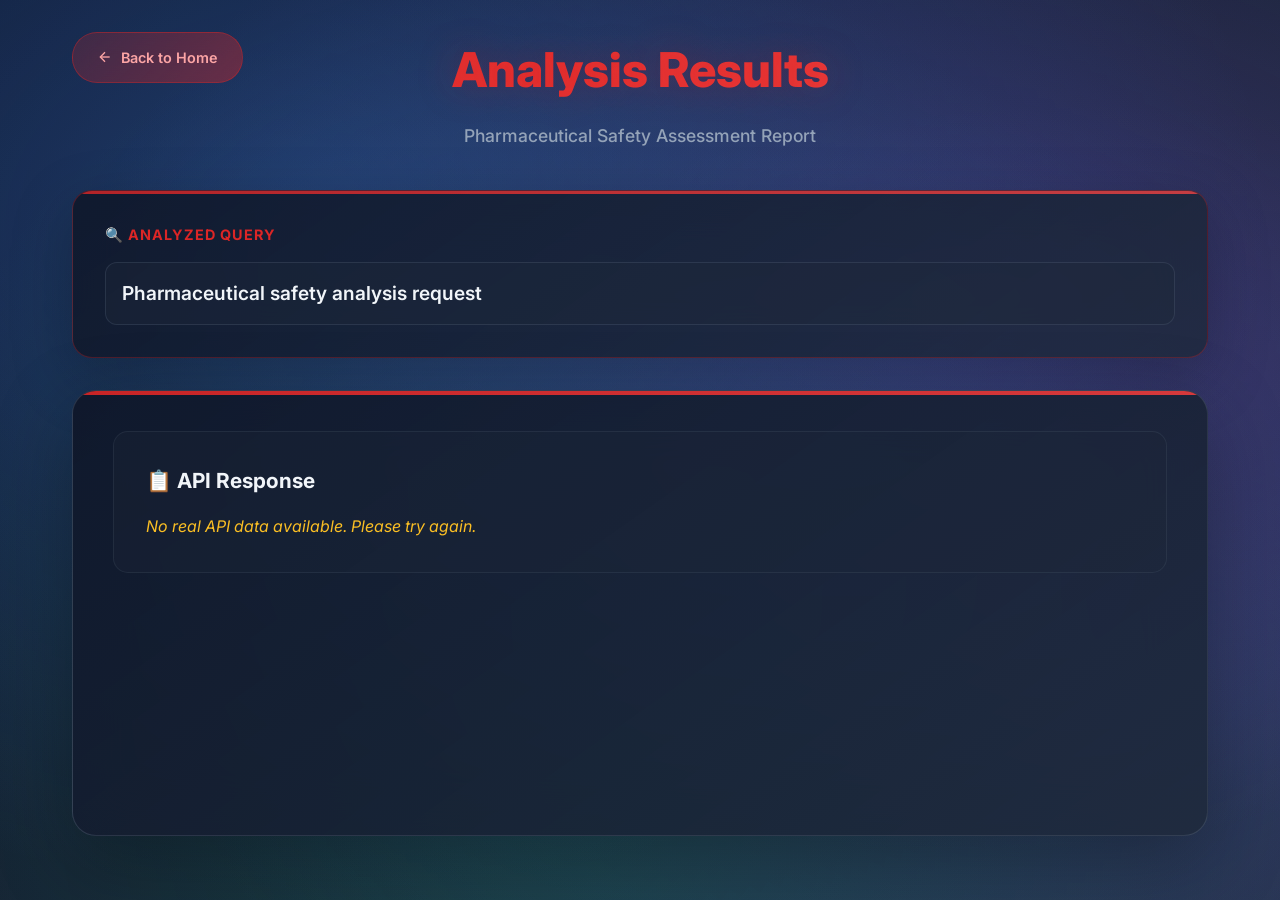
<file: frontend/result_backup_v1.html>
<!DOCTYPE html>
<html lang="en">
<head>
    <meta charset="UTF-8">
    <meta name="viewport" content="width=device-width, initial-scale=1.0">
    <title>Pharmai - Analysis Results</title>
    <link href="https://fonts.googleapis.com/css2?family=Inter:wght@300;400;500;600;700;800&display=swap" rel="stylesheet">
    <style>
        * {
            margin: 0;
            padding: 0;
            box-sizing: border-box;
        }
        
        html {
            scroll-behavior: smooth;
        }
        
        body {
            font-family: 'Inter', -apple-system, BlinkMacSystemFont, 'Segoe UI', sans-serif;
            background: linear-gradient(135deg,
                #0f172a 0%,
                #1e293b 20%,
                #334155 40%,
                #475569 60%,
                #334155 80%,
                #1e293b 100%);
            background-size: 400% 400%;
            animation: backgroundMove 25s ease infinite;
            color: #f1f5f9;
            min-height: 100vh;
            line-height: 1.6;
            overflow-x: hidden;
            position: relative;
            background-attachment: fixed;
        }

        @keyframes backgroundMove {
            0%, 100% { background-position: 0% 50%; }
            25% { background-position: 100% 25%; }
            50% { background-position: 50% 100%; }
            75% { background-position: 25% 75%; }
        }

        body::before {
            content: '';
            position: fixed;
            top: 0;
            left: 0;
            width: 100%;
            height: 100%;
            background: 
                radial-gradient(ellipse at 25% 25%, rgba(59, 130, 246, 0.3) 0%, transparent 70%),
                radial-gradient(ellipse at 75% 35%, rgba(139, 92, 246, 0.25) 0%, transparent 65%),
                radial-gradient(ellipse at 45% 85%, rgba(16, 185, 129, 0.2) 0%, transparent 75%),
                radial-gradient(ellipse at 85% 75%, rgba(99, 102, 241, 0.2) 0%, transparent 60%);
            animation: backgroundPulse 40s ease-in-out infinite;
            z-index: 0;
            pointer-events: none;
        }

        @keyframes backgroundPulse {
            0%, 100% { opacity: 0.8; transform: scale(1) rotate(0deg); }
            20% { opacity: 1; transform: scale(1.1) rotate(2deg); }
            40% { opacity: 0.85; transform: scale(0.95) rotate(-1.5deg); }
            60% { opacity: 1; transform: scale(1.05) rotate(1.8deg); }
            80% { opacity: 0.9; transform: scale(1.02) rotate(-0.8deg); }
        }

        .container {
            max-width: 1200px;
            margin: 0 auto;
            padding: 2rem;
            position: relative;
            z-index: 10;
            min-height: 100vh;
            display: flex;
            flex-direction: column;
        }

        .back-button {
            position: absolute;
            top: 2rem;
            left: 2rem;
            background: linear-gradient(135deg,
                rgba(220, 38, 38, 0.2) 0%,
                rgba(220, 38, 38, 0.4) 100%);
            border: 1px solid rgba(220, 38, 38, 0.4);
            color: #fca5a5;
            padding: 0.8rem 1.5rem;
            border-radius: 25px;
            cursor: pointer;
            transition: all 0.3s cubic-bezier(0.4, 0, 0.2, 1);
            display: flex;
            align-items: center;
            gap: 0.5rem;
            font-weight: 600;
            font-size: 0.9rem;
            backdrop-filter: blur(10px);
            text-decoration: none;
            z-index: 100;
            pointer-events: auto;
        }

        .back-button:hover {
            transform: translateY(-2px);
            background: linear-gradient(135deg,
                rgba(220, 38, 38, 0.4) 0%,
                rgba(220, 38, 38, 0.6) 100%);
            color: #fecaca;
            box-shadow: 0 8px 25px rgba(220, 38, 38, 0.3);
        }

        .header {
            text-align: center;
            margin-bottom: 2.5rem;
            animation: fadeInDown 1.2s ease-out;
        }

        @keyframes fadeInDown {
            from { opacity: 0; transform: translateY(-50px); }
            to { opacity: 1; transform: translateY(0); }
        }

        .header h1 {
            font-size: 3rem;
            font-weight: 800;
            background: linear-gradient(135deg, #dc2626 0%, #ef4444 35%, #b91c1c 70%, #7f1d1d 100%);
            background-size: 300% 300%;
            -webkit-background-clip: text;
            background-clip: text;
            -webkit-text-fill-color: transparent;
            animation: gradientFlow 4s ease-in-out infinite;
            margin-bottom: 0.8rem;
            text-shadow: 0 0 40px rgba(220, 38, 38, 0.3);
        }

        @keyframes gradientFlow {
            0%, 100% { background-position: 0% 50%; }
            50% { background-position: 100% 50%; }
        }

        .header p {
            font-size: 1.1rem;
            color: #94a3b8;
            font-weight: 500;
        }

        .query-display {
            background: linear-gradient(145deg, 
                rgba(15, 23, 42, 0.9) 0%, 
                rgba(30, 41, 59, 0.8) 100%);
            border: 1px solid rgba(220, 38, 38, 0.3);
            border-radius: 20px;
            padding: 2rem;
            margin-bottom: 2rem;
            backdrop-filter: blur(25px);
            box-shadow: 0 20px 60px rgba(0, 0, 0, 0.25);
            animation: fadeInUp 1s ease-out;
            position: relative;
            overflow: hidden;
        }

        .query-display::before {
            content: '';
            position: absolute;
            top: 0;
            left: 0;
            right: 0;
            height: 3px;
            background: linear-gradient(90deg, 
                rgba(220, 38, 38, 0.8), 
                rgba(239, 68, 68, 0.8), 
                rgba(185, 28, 28, 0.8),
                rgba(220, 38, 38, 0.8));
            background-size: 300% 100%;
            animation: borderFlow 4s linear infinite;
        }

        @keyframes borderFlow {
            0% { background-position: 0% 50%; }
            100% { background-position: 300% 50%; }
        }

        .query-label {
            display: flex;
            align-items: center;
            gap: 0.8rem;
            font-size: 0.9rem;
            color: #dc2626;
            font-weight: 700;
            margin-bottom: 1rem;
            text-transform: uppercase;
            letter-spacing: 1px;
        }

        .query-text {
            font-size: 1.2rem;
            color: #f1f5f9;
            font-weight: 600;
            line-height: 1.5;
            position: relative;
            z-index: 1;
            padding: 1rem;
            background: rgba(30, 41, 59, 0.4);
            border-radius: 12px;
            border: 1px solid rgba(148, 163, 184, 0.15);
        }

        .results-container {
            flex: 1;
            background: linear-gradient(145deg, 
                rgba(15, 23, 42, 0.95) 0%, 
                rgba(30, 41, 59, 0.85) 100%);
            border: 1px solid rgba(148, 163, 184, 0.2);
            border-radius: 24px;
            backdrop-filter: blur(30px);
            box-shadow: 0 25px 80px rgba(0, 0, 0, 0.3);
            overflow: hidden;
            margin-bottom: 2rem;
            animation: fadeInUp 1.2s ease-out 0.3s both;
            position: relative;
        }

        .results-container::before {
            content: '';
            position: absolute;
            top: 0;
            left: 0;
            right: 0;
            height: 4px;
            background: linear-gradient(90deg, 
                rgba(220, 38, 38, 0.9), 
                rgba(239, 68, 68, 0.9), 
                rgba(185, 28, 28, 0.9),
                rgba(220, 38, 38, 0.9));
            background-size: 400% 100%;
            animation: borderFlow 5s linear infinite;
        }

        @keyframes fadeInUp {
            from { opacity: 0; transform: translateY(50px); }
            to { opacity: 1; transform: translateY(0); }
        }

        .results-content {
            padding: 2.5rem;
            position: relative;
            z-index: 1;
        }

        .analysis-header {
            text-align: center;
            margin-bottom: 2.5rem;
            padding-bottom: 1.5rem;
            border-bottom: 1px solid rgba(148, 163, 184, 0.2);
        }

        .analysis-title {
            color: #dc2626;
            font-size: 2rem;
            font-weight: 700;
            margin-bottom: 1rem;
            display: flex;
            align-items: center;
            justify-content: center;
            gap: 1rem;
        }

        .status-badges {
            display: flex;
            gap: 1rem;
            justify-content: center;
            flex-wrap: wrap;
        }

        .status-badge {
            background: linear-gradient(135deg, rgba(220, 38, 38, 0.2), rgba(239, 68, 68, 0.2));
            color: #fca5a5;
            padding: 0.5rem 1.2rem;
            border-radius: 20px;
            font-size: 0.85rem;
            font-weight: 600;
            border: 1px solid rgba(220, 38, 38, 0.3);
            text-transform: uppercase;
            letter-spacing: 0.5px;
        }

        .status-badge.success {
            background: linear-gradient(135deg, rgba(16, 185, 129, 0.2), rgba(34, 197, 94, 0.2));
            color: #6ee7b7;
            border-color: rgba(16, 185, 129, 0.3);
        }

        .status-badge.warning {
            background: linear-gradient(135deg, rgba(245, 158, 11, 0.2), rgba(251, 191, 36, 0.2));
            color: #fcd34d;
            border-color: rgba(245, 158, 11, 0.3);
        }

        .analysis-section {
            margin-bottom: 2rem;
            padding: 2rem;
            background: rgba(30, 41, 59, 0.3);
            border-radius: 15px;
            border: 1px solid rgba(148, 163, 184, 0.1);
        }

        .section-title {
            color: #f1f5f9;
            font-size: 1.3rem;
            font-weight: 700;
            margin-bottom: 1rem;
            display: flex;
            align-items: center;
            gap: 0.8rem;
        }

        .section-content {
            color: #cbd5e1;
            font-size: 1rem;
            line-height: 1.7;
        }

        .highlight-box {
            background: linear-gradient(135deg, rgba(220, 38, 38, 0.1), rgba(185, 28, 28, 0.1));
            border: 1px solid rgba(220, 38, 38, 0.2);
            border-radius: 12px;
            padding: 1.5rem;
            margin: 1.5rem 0;
        }

        .highlight-title {
            color: #fca5a5;
            font-size: 1rem;
            font-weight: 600;
            margin-bottom: 0.8rem;
            text-transform: uppercase;
            letter-spacing: 0.5px;
        }

        .highlight-text {
            color: #e2e8f0;
            line-height: 1.6;
            font-size: 0.95rem;
        }

        .loading-container {
            display: flex;
            flex-direction: column;
            align-items: center;
            justify-content: center;
            min-height: 400px;
            gap: 1.5rem;
        }

        .loading-spinner {
            width: 60px;
            height: 60px;
            border: 4px solid rgba(220, 38, 38, 0.2);
            border-top: 4px solid #dc2626;
            border-radius: 50%;
            animation: spin 1s linear infinite;
        }

        @keyframes spin {
            0% { transform: rotate(0deg); }
            100% { transform: rotate(360deg); }
        }

        .loading-text {
            color: #94a3b8;
            font-size: 1.1rem;
            text-align: center;
        }

        .loading-facts {
            background: rgba(220, 38, 38, 0.1);
            border: 1px solid rgba(220, 38, 38, 0.2);
            border-radius: 12px;
            padding: 1.5rem;
            max-width: 400px;
            text-align: center;
        }

        .fact-title {
            color: #fca5a5;
            font-size: 0.9rem;
            font-weight: 600;
            margin-bottom: 0.8rem;
            text-transform: uppercase;
            letter-spacing: 0.5px;
        }

        .fact-text {
            color: #94a3b8;
            font-size: 0.85rem;
            line-height: 1.5;
            font-style: italic;
        }

        .error-container {
            text-align: center;
            padding: 3rem;
        }

        .error-message {
            background: linear-gradient(135deg, rgba(239, 68, 68, 0.1), rgba(220, 38, 38, 0.1));
            border: 1px solid rgba(239, 68, 68, 0.3);
            border-radius: 15px;
            padding: 2rem;
            color: #fca5a5;
        }

        .error-title {
            font-size: 1.3rem;
            font-weight: 700;
            margin-bottom: 1rem;
            color: #ef4444;
        }

        @media (max-width: 768px) {
            .header h1 { font-size: 2.2rem; }
            .container { padding: 1.5rem; }
            .results-content { padding: 1.5rem; }
            .back-button { position: relative; top: 0; left: 0; margin-bottom: 1rem; }
            .status-badges { justify-content: center; }
            .analysis-section { padding: 1.5rem; }
        }

        ::-webkit-scrollbar { width: 8px; }
        ::-webkit-scrollbar-track { background: rgba(30, 41, 59, 0.3); }
        ::-webkit-scrollbar-thumb { 
            background: rgba(220, 38, 38, 0.6); 
            border-radius: 4px; 
        }
        ::-webkit-scrollbar-thumb:hover { background: rgba(220, 38, 38, 0.8); }
    </style>
</head>
<body>
    <div class="container">
        <a href="/pharmai" class="back-button">
            <svg width="16" height="16" viewBox="0 0 24 24" fill="none" stroke="currentColor" stroke-width="2">
                <path d="M19 12H5"/>
                <path d="M12 19l-7-7 7-7"/>
            </svg>
            Back to Home
        </a>

        <header class="header">
            <h1>Analysis Results</h1>
            <p>Pharmaceutical Safety Assessment Report</p>
        </header>

        <div class="query-display">
            <div class="query-label">
                🔍 ANALYZED QUERY
            </div>
            <div id="queryText" class="query-text">Loading your query...</div>
        </div>

        <div class="results-container">
            <div id="resultsContent" class="results-content">
                <!-- Loading State -->
                <div id="loadingContainer" class="loading-container">
                    <div class="loading-spinner"></div>
                    <div class="loading-text">Processing pharmaceutical safety analysis...</div>
                    <div class="loading-facts">
                        <div class="fact-title">💡 Did You Know?</div>
                        <div id="loadingFactText" class="fact-text">Loading pharmaceutical safety facts...</div>
                    </div>
                </div>

                <!-- Results Content -->
                <div id="actualResults" style="display: none;">
                    <div class="analysis-section">
                        <div class="section-title">
                            📋 API Response
                        </div>
                        <div id="apiResponseContent" class="section-content">
                            Loading API response...
                        </div>
                    </div>
                </div>

                <!-- Error State -->
                <div id="errorContainer" class="error-container" style="display: none;">
                    <div class="error-message">
                        <div class="error-title">Analysis Unavailable</div>
                        <p>Unable to complete pharmaceutical safety analysis. Please try again or contact support for assistance.</p>
                    </div>
                </div>
            </div>
        </div>
    </div>

    <script>
        // Pharmaceutical safety facts for loading screen
        const pharmaFacts = [
            "The FDA approves approximately 40-50 new drugs each year after rigorous testing phases.",
            "It takes an average of 10-15 years and $1-3 billion to develop a single new medication.",
            "Over 2,800 pharmaceutical substances are currently on various banned or restricted lists globally.",
            "Drug interactions cause over 125,000 deaths annually in the United States alone.",
            "Modern pharmacovigilance systems monitor safety data from over 150 countries worldwide.",
            "AI-powered drug safety analysis can reduce detection time from months to mere minutes.",
            "The average prescription drug undergoes testing on over 3,000 people before approval.",
            "Counterfeit drugs represent approximately 10% of the global pharmaceutical market.",
            "Pharmaceutical safety databases contain over 20 million adverse event reports globally.",
            "Clinical trials for new drugs have a success rate of only about 12% from start to approval."
        ];

        let currentFactIndex = 0;
        let factRotationInterval;

        // Initialize page
        document.addEventListener('DOMContentLoaded', function() {
            // Check if we came from a page with active processing dialog
            const wasProcessingActive = localStorage.getItem('processingDialogActive');
            if (wasProcessingActive === 'true') {
                console.log('🔄 Processing dialog was active on previous page, hiding it now');
                localStorage.removeItem('processingDialogActive');
                
                // Hide the processing dialog with a small delay to ensure smooth transition
                setTimeout(() => {
                    hideProcessingDialog();
                }, 100);
            }
            
            displayQuery();
            startFactRotation();
            
            // Start analysis immediately with a tiny delay to show the loading screen briefly
            setTimeout(() => {
                simulateAnalysis();
            }, 500); // Just 500ms to show loading
        });

        function hideProcessingDialog() {
            // Hide processing dialog that might still be visible from the previous page
            try {
                // Method 1: Hide via CSS - this affects all processing dialogs globally
                const style = document.createElement('style');
                style.textContent = `
                    .processing-overlay,
                    #processingOverlay,
                    .processing-dialog {
                        display: none !important;
                        opacity: 0 !important;
                        visibility: hidden !important;
                    }
                `;
                document.head.appendChild(style);
                console.log('✅ Added global CSS to hide processing dialogs');
                
                // Method 2: Try to find and hide elements directly
                const selectors = ['.processing-overlay', '#processingOverlay', '.processing-dialog'];
                
                selectors.forEach(selector => {
                    const elements = document.querySelectorAll(selector);
                    elements.forEach(element => {
                        element.style.display = 'none';
                        element.style.opacity = '0';
                        element.style.visibility = 'hidden';
                        console.log('✅ Hidden processing dialog:', selector);
                    });
                });
                
                // Method 3: Use postMessage to communicate with parent/opener windows
                try {
                    const message = { type: 'hideProcessingDialog' };
                    if (window.opener && !window.opener.closed) {
                        window.opener.postMessage(message, '*');
                        console.log('📤 Sent hide message to opener window');
                    }
                    if (window.parent !== window) {
                        window.parent.postMessage(message, '*');
                        console.log('📤 Sent hide message to parent window');
                    }
                } catch (e) {
                    console.log('Could not send postMessage');
                }
                
            } catch (error) {
                console.log('No processing dialog to hide:', error.message);
            }
        }

        function displayQuery() {
            const urlParams = new URLSearchParams(window.location.search);
            let query = urlParams.get('query');
            
            // Also try to get query from sessionStorage
            if (!query) {
                try {
                    const storedQuery = sessionStorage.getItem('currentQuery');
                    if (storedQuery) {
                        query = storedQuery;
                    }
                } catch (error) {
                    console.log('No stored query found');
                }
            }
            
            query = query || 'Pharmaceutical safety analysis request';
            document.getElementById('queryText').textContent = query;
            console.log('🔍 Displaying query:', query);
        }

        function startFactRotation() {
            const factText = document.getElementById('loadingFactText');
            
            function rotateFact() {
                factText.style.opacity = '0.5';
                setTimeout(() => {
                    factText.textContent = pharmaFacts[currentFactIndex];
                    factText.style.opacity = '1';
                    currentFactIndex = (currentFactIndex + 1) % pharmaFacts.length;
                }, 300);
            }
            
            // Show first fact immediately
            rotateFact();
            
            // Rotate facts every 3 seconds
            factRotationInterval = setInterval(rotateFact, 3000);
        }

        function simulateAnalysis() {
            console.log('🚀 Starting analysis simulation...');
            
            // Check if we have real API results from sessionStorage
            try {
                const searchResults = sessionStorage.getItem('searchResults');
                console.log('💾 SessionStorage searchResults:', searchResults);
                
                if (searchResults) {
                    const data = JSON.parse(searchResults);
                    console.log('📊 Parsed search data:', data);
                    console.log('📊 Data keys:', Object.keys(data));
                    console.log('📊 Data.status:', data.status);
                    console.log('📊 Data.api_response:', data.api_response);
                    console.log('📊 Data.response:', data.response);
                    console.log('📊 Data.query:', data.query);
                    
                    // Check if we have any meaningful data - check new API format (parsed_data, text) or old format
                    if (data.status === 'success' && (data.api_response?.parsed_data || data.api_response?.text || data.api_response?.response || data.response || data.query || data.output)) {
                        // We have real API results, show them immediately
                        console.log('✅ Real API results found, displaying immediately...');
                        showRealResults(data);
                        return;
                    } else if (data.status === 'error') {
                        console.log('❌ API error found:', data.message);
                        showError(data.message || 'An error occurred during analysis');
                        return;
                    } else {
                        console.log('⚠️ Data found but no valid response detected');
                        console.log('⚠️ Falling back to simulation due to invalid data structure');
                    }
                } else {
                    console.log('📭 No search results in sessionStorage');
                }
            } catch (error) {
                console.error('🚨 Error parsing sessionStorage:', error);
            }

            console.log('🎭 Using fallback simulation...');
            // Fallback to simulated results immediately
            showResults();
        }

        function showRealResults(apiData) {
            // Clear fact rotation
            if (factRotationInterval) {
                clearInterval(factRotationInterval);
            }

            // Hide any remaining processing dialog
            hideProcessingDialog();

            // Hide loading, show results
            document.getElementById('loadingContainer').style.display = 'none';
            document.getElementById('actualResults').style.display = 'block';

            // Update content with real API response
            updateContentWithAPIData(apiData);
        }

        function showResults() {
            // Clear fact rotation
            if (factRotationInterval) {
                clearInterval(factRotationInterval);
            }

            // Hide any remaining processing dialog
            hideProcessingDialog();

            // Hide loading, show results
            document.getElementById('loadingContainer').style.display = 'none';
            document.getElementById('actualResults').style.display = 'block';

            // Update content based on query (fallback)
            updateResultsBasedOnQuery();
        }

        function updateContentWithAPIData(data) {
            console.log('🔍 API Data received:', data);
            console.log('🔍 Full data structure:', JSON.stringify(data, null, 2));
            
            // Extract the response from the API data structure
            let apiResponse = null;
            
            // NEW FORMAT: Direct JSON response in 'data' field
            if (data && data.data) {
                console.log('✅ Using direct data field from new API format');
                apiResponse = data.data;
            }
            // NEW FORMAT: Direct JSON response in 'api_response' field
            else if (data && data.api_response && typeof data.api_response === 'object' && !data.api_response.text && !data.api_response.parsed_data) {
                console.log('✅ Using direct api_response object');
                apiResponse = data.api_response;
            }
            // OLD FORMAT: parsed_data or text field
            else if (data && data.api_response && data.api_response.parsed_data) {
                console.log('✅ Using parsed_data from API format');
                apiResponse = data.api_response.parsed_data;
            } else if (data && data.api_response && data.api_response.text) {
                console.log('✅ Using text field from API format');
                try {
                    apiResponse = JSON.parse(data.api_response.text);
                } catch (e) {
                    console.log('⚠️ Could not parse text as JSON, using raw text');
                    apiResponse = data.api_response.text;
                }
            } else if (data && data.response) {
                apiResponse = data.response;
            } else if (data && typeof data === 'object') {
                // Direct object
                apiResponse = data;
            } else if (data && typeof data === 'string') {
                apiResponse = data;
            }
            
            console.log('📝 Final API Response:', apiResponse);
            console.log('📝 API Response Type:', typeof apiResponse);
            
            if (!apiResponse) {
                apiResponse = 'No information found.';
            }
            
            // Format the response for better display
            const formattedResponse = formatAPIResponse(apiResponse);
            
            console.log('🎨 Formatted Response preview:', formattedResponse.substring(0, 200));
            
            // Update only the API response section
            const apiResponseElement = document.getElementById('apiResponseContent');
            if (apiResponseElement) {
                apiResponseElement.innerHTML = formattedResponse;
                console.log('✅ API Response section updated successfully');
            } else {
                console.error('❌ Could not find apiResponseContent element');
            }
        }

        function extractRegulatoryDetailsFromText(text) {
            if (!text || typeof text !== 'string') return [];

            const details = [];
            const normalizedText = text.trim();

            if (/\bnot\s+banned\b/i.test(normalizedText)) {
                details.push({ label: 'Current Status', value: 'Not Banned' });
            } else if (/\bbanned\b/i.test(normalizedText)) {
                details.push({ label: 'Current Status', value: 'Banned' });
            }

            const scheduleMatch = normalizedText.match(/\bSchedule\s+[A-Z0-9-]+\b/i);
            if (scheduleMatch) {
                details.push({ label: 'Schedule Classification', value: scheduleMatch[0] });
            }

            const authorityMatch = normalizedText.match(/\b(CDSCO|Central Drugs Standard Control Organisation|DCGI|FSSAI|NPPA)\b/i);
            if (authorityMatch) {
                details.push({ label: 'Regulatory Authority', value: authorityMatch[0] });
            }

            const legalBasisMatch = normalizedText.match(/\b(Drugs\s*(?:and|&)\s*Cosmetics\s*Act,?\s*1940|Drugs\s*Rules,?\s*1945)\b/i);
            if (legalBasisMatch) {
                details.push({ label: 'Legal Basis', value: legalBasisMatch[0] });
            }

            if (/\brequires?\s+(?:a\s+)?prescription\b|\bprescription\s+required\b/i.test(normalizedText)) {
                details.push({ label: 'Prescription Requirement', value: 'Prescription Required' });
            } else if (/\bover-the-counter\b|\botc\b/i.test(normalizedText)) {
                details.push({ label: 'Prescription Requirement', value: 'Over-the-Counter (OTC)' });
            }

            return details;
        }

        function formatRegulatoryDetailsBlock(details) {
            if (!Array.isArray(details) || details.length === 0) return '';

            let html = '<div style="background: rgba(30, 41, 59, 0.5); padding: 1.5rem; border-radius: 12px; margin-bottom: 1rem; border: 1px solid rgba(220, 38, 38, 0.3);">';
            html += '<h4 style="color: #f59e0b; margin: 0 0 1rem 0; font-size: 1.1rem;">📊 Regulatory Details:</h4>';
            html += '<div style="display: grid; grid-template-columns: repeat(auto-fit, minmax(250px, 1fr)); gap: 1rem;">';

            details.forEach((item) => {
                html += `<div style="background: rgba(15, 23, 42, 0.6); padding: 0.75rem; border-radius: 8px;">
                    <div style="color: #94a3b8; font-size: 0.85rem; margin-bottom: 0.25rem; font-weight: 600;">${item.label}</div>
                    <div style="color: #e2e8f0; font-size: 0.95rem;">${item.value}</div>
                </div>`;
            });

            html += '</div></div>';
            return html;
        }

        function formatAPIResponse(response) {
            console.log('🎨 Formatting response:', response);
            
            if (!response || response === 'No information found.' || response === 'Analysis completed successfully.') {
                return '<p style="color: #fbbf24; font-style: italic;">No information found for this query.</p>';
            }
            
            // If it's an object (parsed JSON), format it nicely
            if (typeof response === 'object') {
                let formatted = '<div style="font-size: 1rem; line-height: 1.8;">';

                // If API returns both narrative text and structured fields,
                // show BOTH (text summary + regulatory details).
                const hasStructuredDetails = !!(
                    response.medicine_searched ||
                    response.current_status ||
                    response.results ||
                    response.summary ||
                    response.disclaimer
                );

                if (typeof response.text === 'string' && response.text.trim()) {
                    if (!hasStructuredDetails) {
                        const extractedDetails = extractRegulatoryDetailsFromText(response.text);
                        return `<div style="font-size: 1rem; line-height: 1.8; color: #e2e8f0; margin-bottom: 1rem;">${response.text.replace(/\n/g, '<br>')}</div>${formatRegulatoryDetailsBlock(extractedDetails)}`;
                    }

                    formatted += `<div style="background: linear-gradient(135deg, rgba(59, 130, 246, 0.12), rgba(99, 102, 241, 0.08)); padding: 1.25rem; border-radius: 10px; margin-bottom: 1.25rem; border: 1px solid rgba(59, 130, 246, 0.25);">
                        <h4 style="color: #60a5fa; margin: 0 0 0.75rem 0; font-size: 1.05rem;">📝 Search Summary</h4>
                        <p style="color: #e2e8f0; margin: 0; line-height: 1.75;">${response.text.replace(/\n/g, '<br>')}</p>
                    </div>`;

                    const extractedDetails = extractRegulatoryDetailsFromText(response.text);
                    if (extractedDetails.length > 0 && !response.results) {
                        formatted += formatRegulatoryDetailsBlock(extractedDetails);
                    }
                }
                
                // Display medicine information if available
                if (response.medicine_searched) {
                    formatted += `<h3 style="color: #ef4444; margin-bottom: 1rem; font-size: 1.4rem;">🔍 Medicine: ${response.medicine_searched}</h3>`;
                }
                
                // Display status with color coding
                if (response.current_status) {
                    let statusColor, statusBg, statusText;
                    if (response.current_status.toLowerCase() === 'banned') {
                        statusColor = '#dc2626';
                        statusBg = 'rgba(220, 38, 38, 0.1)';
                        statusText = '🚫 BANNED';
                    } else if (response.current_status.toLowerCase() === 'open' || response.current_status.toLowerCase() === 'allowed') {
                        statusColor = '#10b981';
                        statusBg = 'rgba(16, 185, 129, 0.1)';
                        statusText = '✅ ALLOWED / OPEN';
                    } else {
                        statusColor = '#f59e0b';
                        statusBg = 'rgba(245, 158, 11, 0.1)';
                        statusText = '⚠️ ' + response.current_status.toUpperCase();
                    }
                    formatted += `<div style="background: ${statusBg}; padding: 1rem; border-radius: 8px; margin-bottom: 1.5rem; border-left: 4px solid ${statusColor};">
                        <p style="color: ${statusColor}; font-weight: 700; font-size: 1.2rem; margin: 0;">${statusText}</p>
                    </div>`;
                }
                
                // Handle summary - check both top level and inside results object
                let summary = response.summary;
                if (!summary && response.results && typeof response.results === 'object') {
                    summary = response.results.summary;
                }
                
                // Display summary prominently if available
                if (summary && summary !== 'N/A') {
                    formatted += `<div style="background: linear-gradient(135deg, rgba(59, 130, 246, 0.15), rgba(99, 102, 241, 0.1)); padding: 1.5rem; border-radius: 12px; margin-bottom: 1.5rem; border: 1px solid rgba(59, 130, 246, 0.3); box-shadow: 0 4px 15px rgba(59, 130, 246, 0.1);">
                        <h4 style="color: #60a5fa; margin: 0 0 1rem 0; font-size: 1.1rem; display: flex; align-items: center; gap: 0.5rem;">
                            <span style="font-size: 1.3rem;">📋</span> Summary
                        </h4>
                        <p style="color: #e2e8f0; margin: 0; font-size: 1.05rem; line-height: 1.7;">${summary}</p>
                    </div>`;
                }
                
                // Handle results - can be either an object or an array
                if (response.results) {
                    // If results is an OBJECT (new format)
                    if (typeof response.results === 'object' && !Array.isArray(response.results)) {
                        formatted += '<div style="background: rgba(30, 41, 59, 0.5); padding: 1.5rem; border-radius: 12px; margin-bottom: 1rem; border: 1px solid rgba(220, 38, 38, 0.3);">';
                        formatted += '<h4 style="color: #f59e0b; margin: 0 0 1rem 0; font-size: 1.1rem;">📊 Regulatory Details:</h4>';
                        formatted += '<div style="display: grid; grid-template-columns: repeat(auto-fit, minmax(250px, 1fr)); gap: 1rem;">';
                        
                        for (const [key, value] of Object.entries(response.results)) {
                            // Skip summary as it's already displayed
                            if (key === 'summary') continue;
                            
                            // Only show non-N/A values
                            if (value && value !== 'N/A' && value !== 'Not specified in documents') {
                                const label = key.replace(/_/g, ' ').replace(/\b\w/g, l => l.toUpperCase());
                                formatted += `<div style="background: rgba(15, 23, 42, 0.6); padding: 0.75rem; border-radius: 8px;">
                                    <div style="color: #94a3b8; font-size: 0.85rem; margin-bottom: 0.25rem; font-weight: 600;">${label}</div>
                                    <div style="color: #e2e8f0; font-size: 0.95rem;">${value}</div>
                                </div>`;
                            }
                        }
                        
                        formatted += '</div></div>';
                    }
                    // If results is an ARRAY (old format)
                    else if (Array.isArray(response.results)) {
                        formatted += '<h4 style="color: #f59e0b; margin-top: 1.5rem; margin-bottom: 1rem;">📋 Detailed Results:</h4>';
                        response.results.forEach((result, index) => {
                            formatted += `<div style="background: rgba(30, 41, 59, 0.5); padding: 1.25rem; border-radius: 10px; margin-bottom: 1rem; border: 1px solid rgba(220, 38, 38, 0.3);">`;
                            formatted += `<h5 style="color: #60a5fa; margin: 0 0 0.75rem 0;">Result ${index + 1}</h5>`;
                            
                            for (const [key, value] of Object.entries(result)) {
                                if (value && value !== 'N/A' && value !== 'Not specified in documents') {
                                    const label = key.replace(/_/g, ' ').replace(/\b\w/g, l => l.toUpperCase());
                                    formatted += `<p style="margin: 0.5rem 0;"><strong style="color: #94a3b8;">${label}:</strong> <span style="color: #e2e8f0;">${value}</span></p>`;
                                }
                            }
                            
                            formatted += '</div>';
                        });
                    }
                }
                
                // Display disclaimer if available
                if (response.disclaimer && response.disclaimer !== 'N/A') {
                    formatted += `<div style="background: rgba(220, 38, 38, 0.1); padding: 1rem; border-radius: 8px; margin-top: 1.5rem; border-left: 4px solid #dc2626;">
                        <strong style="color: #fca5a5;">⚠️ Disclaimer:</strong><br>
                        <small style="color: #cbd5e1;">${response.disclaimer}</small>
                    </div>`;
                }
                
                formatted += '</div>';
                return formatted;
            }
            
            // Convert to string if it's not already
            let responseStr = typeof response === 'string' ? response : JSON.stringify(response, null, 2);

            const extractedDetails = extractRegulatoryDetailsFromText(responseStr);
            const extractedDetailsHtml = formatRegulatoryDetailsBlock(extractedDetails);
            
            // Simple formatting - just convert line breaks to HTML
            let formatted = responseStr.replace(/\n/g, '<br>');
            
            // Basic formatting for readability
            formatted = formatted.replace(/\*\*(.*?)\*\*/g, '<strong>$1</strong>');
            formatted = formatted.replace(/\*(.*?)\*/g, '<em>$1</em>');
            
            return `${formatted}${extractedDetailsHtml}`;
        }

        function updateResultsBasedOnQuery() {
            // Simple fallback - just show that no real API data was available
            const apiResponseElement = document.getElementById('apiResponseContent');
            if (apiResponseElement) {
                apiResponseElement.innerHTML = '<p style="color: #fbbf24; font-style: italic;">No real API data available. Please try again.</p>';
            }
        }

        function updatePediatricContent() {
            document.getElementById('summarySectionContent').innerHTML = 
                "Pediatric safety analysis completed. The medication profile shows specific considerations for children under 12 years. Dosage adjustments and monitoring protocols have been verified against pediatric clinical guidelines.";
            
            document.getElementById('clinicalSectionContent').innerHTML = 
                "Clinical data indicates appropriate safety margins for pediatric use when administered according to age-appropriate dosing schedules. No significant adverse events reported in pediatric populations under standard care protocols.";
            
            document.getElementById('safetyHighlights').innerHTML = 
                "Special attention required for pediatric dosing. Always verify weight-based calculations and consult pediatric specialists for complex cases. Age-appropriate formulations recommended.";
            
            document.getElementById('recommendationsSectionContent').innerHTML = 
                "Use pediatric-specific dosing charts. Monitor for developmental considerations. Ensure parent/guardian education on administration and monitoring protocols.";
        }

        function updatePregnancyContent() {
            document.getElementById('summarySectionContent').innerHTML = 
                "Pregnancy safety evaluation complete. The analyzed medication has been assessed for teratogenic risks and pregnancy category classification according to current FDA guidelines and international safety standards.";
            
            document.getElementById('clinicalSectionContent').innerHTML = 
                "Risk assessment indicates careful consideration required during pregnancy. Benefit-risk evaluation shows potential for safe use under specific clinical supervision and monitoring protocols.";
            
            document.getElementById('safetyHighlights').innerHTML = 
                "Pregnancy category verification essential. Consider alternative therapies during first trimester. Monitor for fetal development impacts and maternal safety parameters.";
            
            document.getElementById('recommendationsSectionContent').innerHTML = 
                "Consult maternal-fetal medicine specialists. Implement enhanced monitoring protocols. Consider lactation safety for postpartum use planning.";
        }

        function updateGeriatricContent() {
            document.getElementById('summarySectionContent').innerHTML = 
                "Geriatric population safety analysis indicates modified pharmacokinetics requiring dosage adjustments. Age-related physiological changes have been factored into the safety assessment.";
            
            document.getElementById('clinicalSectionContent').innerHTML = 
                "Elderly patients may require reduced dosages due to altered metabolism and clearance rates. Increased monitoring recommended for potential adverse effects and drug accumulation.";
            
            document.getElementById('safetyHighlights').innerHTML = 
                "Enhanced fall risk assessment required. Monitor for cognitive impacts and drug interactions with common geriatric medications. Regular renal function monitoring essential.";
            
            document.getElementById('recommendationsSectionContent').innerHTML = 
                "Implement 'start low, go slow' dosing strategy. Regular medication reviews and polypharmacy assessments. Monitor for functional decline indicators.";
        }

        function updateInteractionContent() {
            document.getElementById('summarySectionContent').innerHTML = 
                "Comprehensive drug interaction analysis completed. The system has evaluated potential interactions with commonly prescribed medications and identified key areas requiring clinical attention.";
            
            document.getElementById('clinicalSectionContent').innerHTML = 
                "Interaction profile analysis shows moderate risk for specific drug combinations. CYP enzyme pathway interactions have been mapped with recommendations for therapeutic drug monitoring.";
            
            document.getElementById('safetyHighlights').innerHTML = 
                "Critical interaction alerts identified for specific medication classes. Monitor therapeutic levels closely when used with enzyme inducers or inhibitors.";
            
            document.getElementById('recommendationsSectionContent').innerHTML = 
                "Conduct thorough medication reconciliation. Implement interaction screening protocols. Consider timing modifications and therapeutic drug monitoring.";
        }

        function updateRegulatoryContent() {
            document.getElementById('summarySectionContent').innerHTML = 
                "FDA approval status verified through official regulatory databases. Current approval status, indication-specific approvals, and any regulatory actions have been documented and cross-referenced.";
            
            document.getElementById('clinicalSectionContent').innerHTML = 
                "Regulatory compliance confirmed across multiple jurisdictions. Post-market surveillance data reviewed with no outstanding safety signals requiring immediate action.";
            
            document.getElementById('safetyHighlights').innerHTML = 
                "Full FDA approval confirmed for specified indications. No current recalls or safety alerts. Prescribing information current as of latest regulatory review.";
            
            document.getElementById('recommendationsSectionContent').innerHTML = 
                "Follow FDA-approved prescribing guidelines. Monitor for regulatory updates and safety communications. Ensure indication-appropriate use only.";
        }

        function updateControlledContent() {
            document.getElementById('summarySectionContent').innerHTML = 
                "Controlled substance classification verified through DEA scheduling databases. Current scheduling status, abuse potential, and prescribing restrictions have been documented.";
            
            document.getElementById('clinicalSectionContent').innerHTML = 
                "Schedule classification requires specific prescribing protocols and monitoring systems. Abuse liability assessment indicates need for patient screening and monitoring programs.";
            
            document.getElementById('safetyHighlights').innerHTML = 
                "Controlled substance protocols required. Implement abuse screening assessments. Monitor for signs of dependence or diversion. State-specific regulations may apply.";
            
            document.getElementById('recommendationsSectionContent').innerHTML = 
                "Follow DEA prescribing requirements. Implement controlled substance agreements. Regular monitoring for abuse patterns and therapeutic effectiveness.";
        }

        function updateGeneralContent() {
            document.getElementById('summarySectionContent').innerHTML = 
                "Comprehensive pharmaceutical safety analysis completed successfully. The medication profile demonstrates acceptable risk-benefit ratios under standard clinical conditions with appropriate monitoring protocols.";
            
            document.getElementById('clinicalSectionContent').innerHTML = 
                "Safety evaluation indicates compliance with current regulatory standards. Clinical monitoring recommendations align with established pharmaceutical safety guidelines and best practice protocols.";
            
            document.getElementById('safetyHighlights').innerHTML = 
                "Standard safety monitoring protocols recommended. Be aware of patient-specific risk factors and contraindications. Regular assessment of therapeutic response and adverse effects advised.";
            
            document.getElementById('recommendationsSectionContent').innerHTML = 
                "Follow established clinical guidelines for the specific therapeutic class. Implement appropriate monitoring schedules based on patient risk factors and medication characteristics.";
        }

        function showError(message) {
            if (factRotationInterval) {
                clearInterval(factRotationInterval);
            }
            
            document.getElementById('loadingContainer').style.display = 'none';
            document.getElementById('actualResults').style.display = 'none';
            document.getElementById('errorContainer').style.display = 'block';
            
            const errorContainer = document.getElementById('errorContainer');
            errorContainer.querySelector('.error-message p').textContent = message;
        }

        // Handle back button
        document.querySelector('.back-button').addEventListener('click', function(e) {
            e.preventDefault();
            
            // Add click animation
            this.style.transform = 'scale(0.95)';
            setTimeout(() => {
                window.location.href = '/';
            }, 150);
        });
    </script>
</body>
</html>
</file>
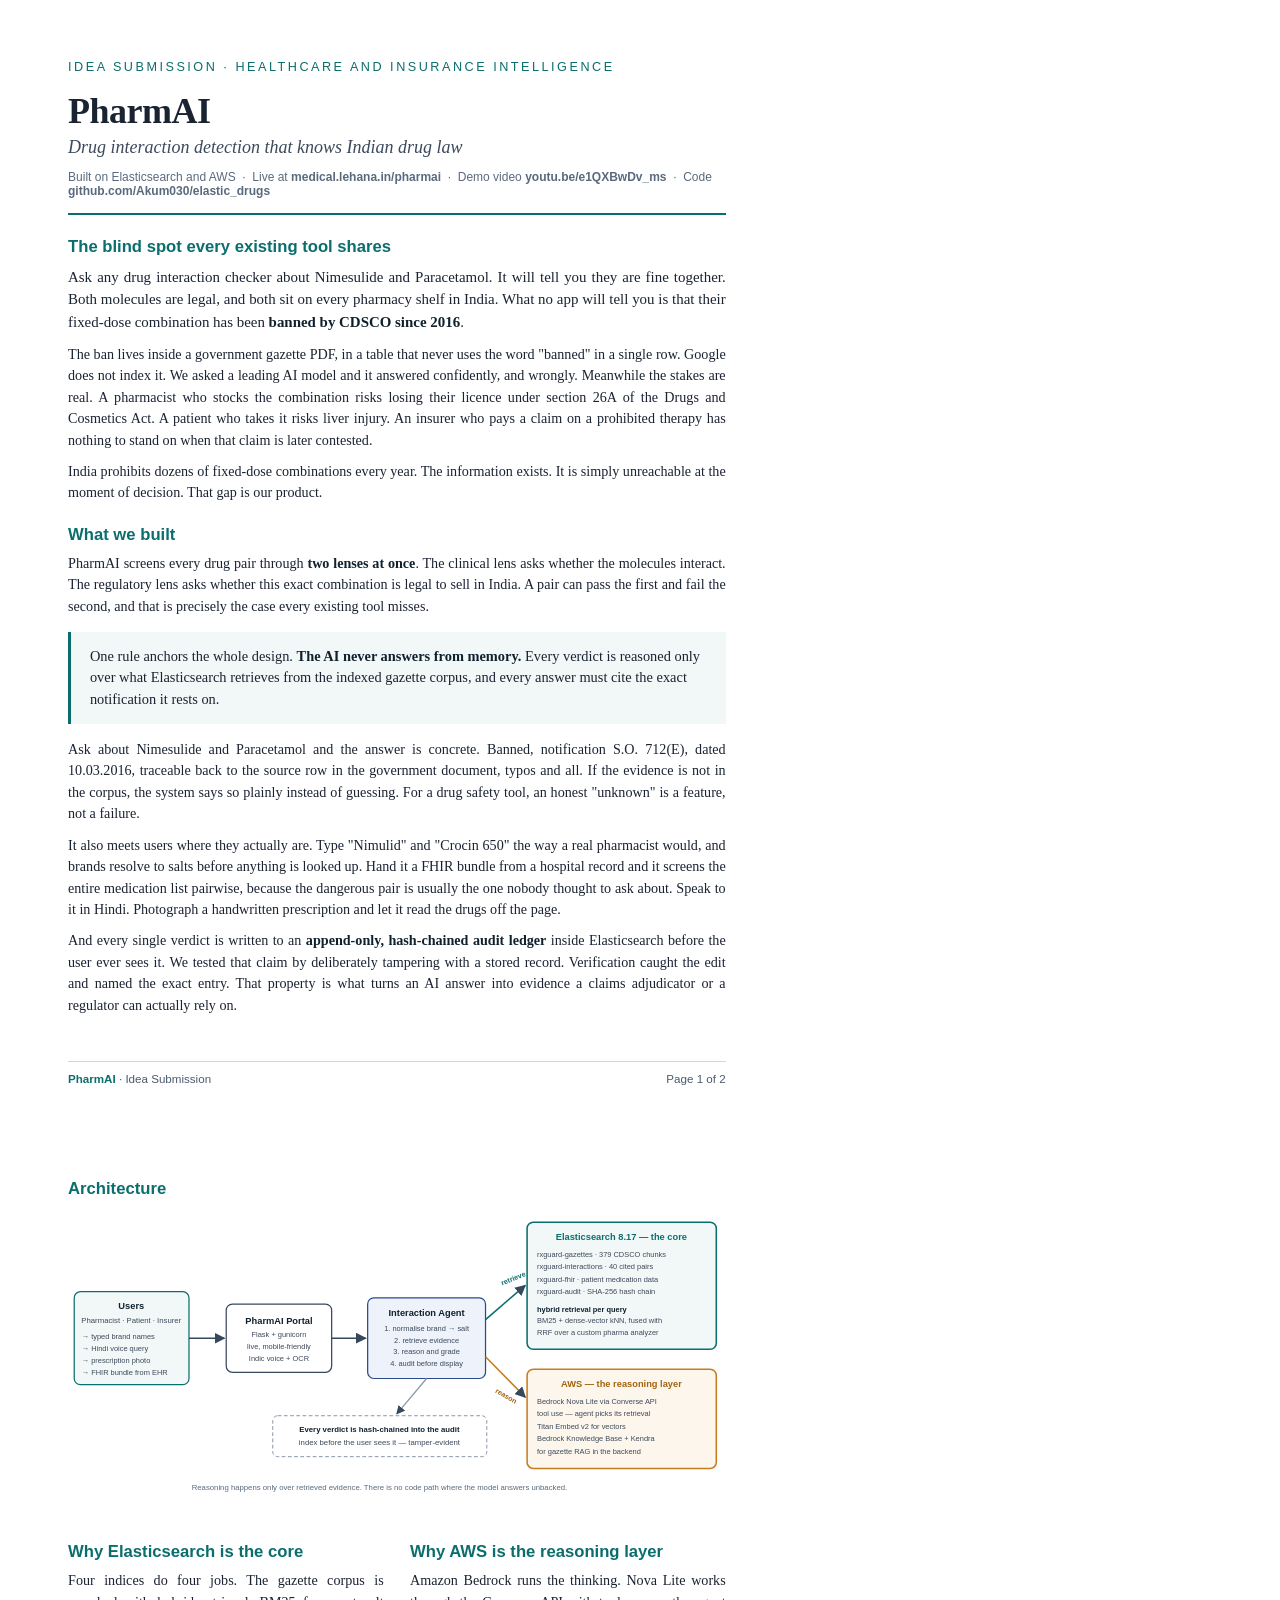
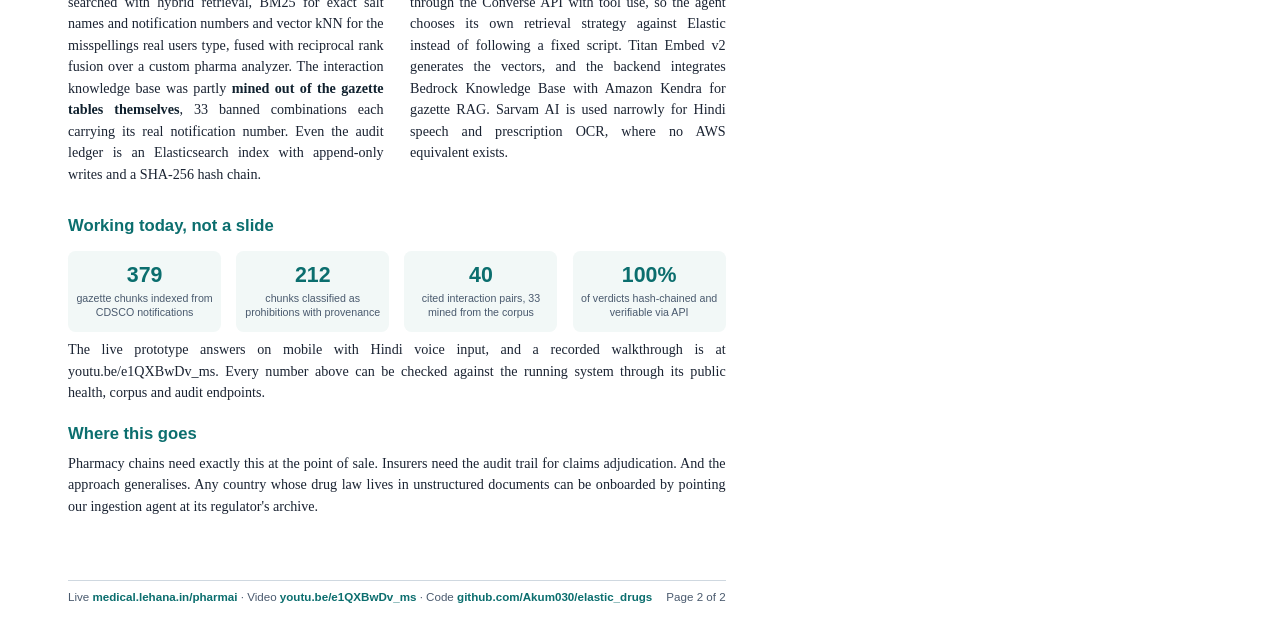
<file: docs/submission/PharmAI_Idea_Submission.html>
<!DOCTYPE html>
<html lang="en">
<head>
<meta charset="utf-8">
<title>PharmAI - Idea Submission</title>
<style>
  @page { size: A4; margin: 0; }
  * { margin: 0; padding: 0; box-sizing: border-box; }
  body {
    font-family: Georgia, 'Times New Roman', serif;
    color: #1a2332;
    background: #ffffff;
  }
  .page {
    width: 210mm;
    height: 296mm;
    padding: 16mm 18mm 14mm 18mm;
    page-break-after: always;
    position: relative;
    overflow: hidden;
  }
  .page:last-child { page-break-after: auto; }

  .kicker {
    font-family: Arial, Helvetica, sans-serif;
    font-size: 9.5pt;
    letter-spacing: 2.5px;
    text-transform: uppercase;
    color: #0b6e6e;
    margin-bottom: 4mm;
  }
  h1 {
    font-size: 27pt;
    font-weight: 700;
    letter-spacing: -0.5px;
    margin-bottom: 1.5mm;
  }
  .tagline {
    font-size: 13.5pt;
    color: #3d4a5c;
    font-style: italic;
    margin-bottom: 3mm;
  }
  .meta {
    font-family: Arial, Helvetica, sans-serif;
    font-size: 9pt;
    color: #5a6a7e;
    padding-bottom: 4mm;
    border-bottom: 2.5px solid #0b6e6e;
    margin-bottom: 6mm;
  }
  h2 {
    font-family: Arial, Helvetica, sans-serif;
    font-size: 12.5pt;
    font-weight: 700;
    color: #0b6e6e;
    margin: 5.5mm 0 2.2mm 0;
  }
  p {
    font-size: 10.6pt;
    line-height: 1.52;
    margin-bottom: 2.6mm;
    text-align: justify;
  }
  .lead { font-size: 11.2pt; }
  strong { color: #10212e; }
  .pullquote {
    margin: 4mm 0;
    padding: 3.5mm 5mm;
    background: #f2f8f7;
    border-left: 3.5px solid #0b6e6e;
    font-size: 10.8pt;
    line-height: 1.5;
  }
  .stats {
    display: flex;
    gap: 4mm;
    margin: 4mm 0 2mm 0;
  }
  .stat {
    flex: 1;
    text-align: center;
    padding: 3.2mm 1mm;
    background: #f2f8f7;
    border-radius: 2mm;
  }
  .stat b {
    display: block;
    font-family: Arial, Helvetica, sans-serif;
    font-size: 16pt;
    color: #0b6e6e;
  }
  .stat span {
    font-family: Arial, Helvetica, sans-serif;
    font-size: 8pt;
    color: #4a5a6e;
    line-height: 1.3;
    display: block;
    margin-top: 1mm;
  }
  .diagram-wrap { margin: 3mm 0 4mm 0; }
  .footer {
    position: absolute;
    bottom: 9mm;
    left: 18mm;
    right: 18mm;
    border-top: 1px solid #cfd8e0;
    padding-top: 2.5mm;
    font-family: Arial, Helvetica, sans-serif;
    font-size: 8.7pt;
    color: #4a5a6e;
    display: flex;
    justify-content: space-between;
  }
  .footer b { color: #0b6e6e; }
  .twocol { display: flex; gap: 7mm; }
  .twocol > div { flex: 1; }
</style>
</head>
<body>

<!-- ═══════════════════════════ PAGE 1 ═══════════════════════════ -->
<div class="page">
  <div class="kicker">Idea Submission · Healthcare and Insurance Intelligence</div>
  <h1>PharmAI</h1>
  <div class="tagline">Drug interaction detection that knows Indian drug law</div>
  <div class="meta">Built on Elasticsearch and AWS &nbsp;·&nbsp; Live at <b>medical.lehana.in/pharmai</b> &nbsp;·&nbsp; Demo video <b>youtu.be/e1QXBwDv_ms</b> &nbsp;·&nbsp; Code <b>github.com/Akum030/elastic_drugs</b></div>

  <h2>The blind spot every existing tool shares</h2>
  <p class="lead">Ask any drug interaction checker about Nimesulide and Paracetamol. It will tell you they are fine together. Both molecules are legal, and both sit on every pharmacy shelf in India. What no app will tell you is that their fixed-dose combination has been <strong>banned by CDSCO since 2016</strong>.</p>
  <p>The ban lives inside a government gazette PDF, in a table that never uses the word "banned" in a single row. Google does not index it. We asked a leading AI model and it answered confidently, and wrongly. Meanwhile the stakes are real. A pharmacist who stocks the combination risks losing their licence under section 26A of the Drugs and Cosmetics Act. A patient who takes it risks liver injury. An insurer who pays a claim on a prohibited therapy has nothing to stand on when that claim is later contested.</p>
  <p>India prohibits dozens of fixed-dose combinations every year. The information exists. It is simply unreachable at the moment of decision. That gap is our product.</p>

  <h2>What we built</h2>
  <p>PharmAI screens every drug pair through <strong>two lenses at once</strong>. The clinical lens asks whether the molecules interact. The regulatory lens asks whether this exact combination is legal to sell in India. A pair can pass the first and fail the second, and that is precisely the case every existing tool misses.</p>
  <div class="pullquote">One rule anchors the whole design. <strong>The AI never answers from memory.</strong> Every verdict is reasoned only over what Elasticsearch retrieves from the indexed gazette corpus, and every answer must cite the exact notification it rests on.</div>
  <p>Ask about Nimesulide and Paracetamol and the answer is concrete. Banned, notification S.O. 712(E), dated 10.03.2016, traceable back to the source row in the government document, typos and all. If the evidence is not in the corpus, the system says so plainly instead of guessing. For a drug safety tool, an honest "unknown" is a feature, not a failure.</p>
  <p>It also meets users where they actually are. Type "Nimulid" and "Crocin 650" the way a real pharmacist would, and brands resolve to salts before anything is looked up. Hand it a FHIR bundle from a hospital record and it screens the entire medication list pairwise, because the dangerous pair is usually the one nobody thought to ask about. Speak to it in Hindi. Photograph a handwritten prescription and let it read the drugs off the page.</p>
  <p>And every single verdict is written to an <strong>append-only, hash-chained audit ledger</strong> inside Elasticsearch before the user ever sees it. We tested that claim by deliberately tampering with a stored record. Verification caught the edit and named the exact entry. That property is what turns an AI answer into evidence a claims adjudicator or a regulator can actually rely on.</p>

  <div class="footer">
    <span><b>PharmAI</b> · Idea Submission</span>
    <span>Page 1 of 2</span>
  </div>
</div>

<!-- ═══════════════════════════ PAGE 2 ═══════════════════════════ -->
<div class="page">
  <h2 style="margin-top:0">Architecture</h2>
  <div class="diagram-wrap">
  <svg viewBox="0 0 1060 470" width="100%" xmlns="http://www.w3.org/2000/svg" font-family="Arial, Helvetica, sans-serif">
    <defs>
      <marker id="arr" viewBox="0 0 10 10" refX="9" refY="5" markerWidth="7" markerHeight="7" orient="auto-start-reverse">
        <path d="M 0 0 L 10 5 L 0 10 z" fill="#37485c"/>
      </marker>
    </defs>

    <!-- Users -->
    <rect x="10" y="130" width="185" height="150" rx="10" fill="#f2f8f7" stroke="#0b6e6e" stroke-width="2"/>
    <text x="102" y="158" text-anchor="middle" font-size="15" font-weight="bold" fill="#10212e">Users</text>
    <text x="102" y="180" text-anchor="middle" font-size="12.5" fill="#3d4a5c">Pharmacist · Patient · Insurer</text>
    <text x="22" y="207" font-size="12" fill="#3d4a5c">→ typed brand names</text>
    <text x="22" y="226" font-size="12" fill="#3d4a5c">→ Hindi voice query</text>
    <text x="22" y="245" font-size="12" fill="#3d4a5c">→ prescription photo</text>
    <text x="22" y="264" font-size="12" fill="#3d4a5c">→ FHIR bundle from EHR</text>

    <!-- Portal -->
    <rect x="255" y="150" width="170" height="110" rx="10" fill="#ffffff" stroke="#37485c" stroke-width="2"/>
    <text x="340" y="182" text-anchor="middle" font-size="15" font-weight="bold" fill="#10212e">PharmAI Portal</text>
    <text x="340" y="203" text-anchor="middle" font-size="12" fill="#3d4a5c">Flask + gunicorn</text>
    <text x="340" y="222" text-anchor="middle" font-size="12" fill="#3d4a5c">live, mobile-friendly</text>
    <text x="340" y="241" text-anchor="middle" font-size="12" fill="#3d4a5c">Indic voice + OCR</text>

    <!-- Agent -->
    <rect x="483" y="140" width="190" height="130" rx="10" fill="#eef2fb" stroke="#2b4a8b" stroke-width="2"/>
    <text x="578" y="170" text-anchor="middle" font-size="15" font-weight="bold" fill="#10212e">Interaction Agent</text>
    <text x="578" y="193" text-anchor="middle" font-size="12" fill="#3d4a5c">1. normalise brand → salt</text>
    <text x="578" y="212" text-anchor="middle" font-size="12" fill="#3d4a5c">2. retrieve evidence</text>
    <text x="578" y="231" text-anchor="middle" font-size="12" fill="#3d4a5c">3. reason and grade</text>
    <text x="578" y="250" text-anchor="middle" font-size="12" fill="#3d4a5c">4. audit before display</text>

    <!-- Elasticsearch -->
    <rect x="740" y="18" width="305" height="205" rx="10" fill="#f2f8f7" stroke="#0b6e6e" stroke-width="2.5"/>
    <text x="892" y="46" text-anchor="middle" font-size="15" font-weight="bold" fill="#0b6e6e">Elasticsearch 8.17 — the core</text>
    <text x="756" y="74" font-size="12" fill="#3d4a5c">rxguard-gazettes · 379 CDSCO chunks</text>
    <text x="756" y="94" font-size="12" fill="#3d4a5c">rxguard-interactions · 40 cited pairs</text>
    <text x="756" y="114" font-size="12" fill="#3d4a5c">rxguard-fhir · patient medication data</text>
    <text x="756" y="134" font-size="12" fill="#3d4a5c">rxguard-audit · SHA-256 hash chain</text>
    <text x="756" y="162" font-size="12" font-weight="bold" fill="#10212e">hybrid retrieval per query</text>
    <text x="756" y="181" font-size="12" fill="#3d4a5c">BM25 + dense-vector kNN, fused with</text>
    <text x="756" y="200" font-size="12" fill="#3d4a5c">RRF over a custom pharma analyzer</text>

    <!-- AWS -->
    <rect x="740" y="255" width="305" height="160" rx="10" fill="#fdf6ec" stroke="#c77c1e" stroke-width="2.5"/>
    <text x="892" y="283" text-anchor="middle" font-size="15" font-weight="bold" fill="#a3630f">AWS — the reasoning layer</text>
    <text x="756" y="311" font-size="12" fill="#3d4a5c">Bedrock Nova Lite via Converse API</text>
    <text x="756" y="331" font-size="12" fill="#3d4a5c">tool use — agent picks its retrieval</text>
    <text x="756" y="351" font-size="12" fill="#3d4a5c">Titan Embed v2 for vectors</text>
    <text x="756" y="371" font-size="12" fill="#3d4a5c">Bedrock Knowledge Base + Kendra</text>
    <text x="756" y="391" font-size="12" fill="#3d4a5c">for gazette RAG in the backend</text>

    <!-- Arrows -->
    <line x1="195" y1="205" x2="252" y2="205" stroke="#37485c" stroke-width="2.5" marker-end="url(#arr)"/>
    <line x1="425" y1="205" x2="480" y2="205" stroke="#37485c" stroke-width="2.5" marker-end="url(#arr)"/>

    <line x1="673" y1="175" x2="737" y2="120" stroke="#0b6e6e" stroke-width="2.5" marker-end="url(#arr)"/>
    <text x="700" y="120" font-size="11.5" fill="#0b6e6e" font-weight="bold" transform="rotate(-22 700 120)">retrieve</text>

    <line x1="673" y1="235" x2="737" y2="300" stroke="#c77c1e" stroke-width="2.5" marker-end="url(#arr)"/>
    <text x="688" y="292" font-size="11.5" fill="#a3630f" font-weight="bold" transform="rotate(30 688 292)">reason</text>

    <!-- Audit note -->
    <rect x="330" y="330" width="345" height="66" rx="8" fill="#ffffff" stroke="#8a97a5" stroke-width="1.6" stroke-dasharray="6 4"/>
    <text x="502" y="357" text-anchor="middle" font-size="12.5" font-weight="bold" fill="#10212e">Every verdict is hash-chained into the audit</text>
    <text x="502" y="377" text-anchor="middle" font-size="12.5" fill="#3d4a5c">index before the user sees it — tamper-evident</text>
    <line x1="578" y1="270" x2="530" y2="327" stroke="#8a97a5" stroke-width="2" marker-end="url(#arr)"/>

    <text x="502" y="450" text-anchor="middle" font-size="12.5" fill="#5a6a7e">Reasoning happens only over retrieved evidence. There is no code path where the model answers unbacked.</text>
  </svg>
  </div>

  <div class="twocol">
    <div>
      <h2>Why Elasticsearch is the core</h2>
      <p>Four indices do four jobs. The gazette corpus is searched with hybrid retrieval, BM25 for exact salt names and notification numbers and vector kNN for the misspellings real users type, fused with reciprocal rank fusion over a custom pharma analyzer. The interaction knowledge base was partly <strong>mined out of the gazette tables themselves</strong>, 33 banned combinations each carrying its real notification number. Even the audit ledger is an Elasticsearch index with append-only writes and a SHA-256 hash chain.</p>
    </div>
    <div>
      <h2>Why AWS is the reasoning layer</h2>
      <p>Amazon Bedrock runs the thinking. Nova Lite works through the Converse API with tool use, so the agent chooses its own retrieval strategy against Elastic instead of following a fixed script. Titan Embed v2 generates the vectors, and the backend integrates Bedrock Knowledge Base with Amazon Kendra for gazette RAG. Sarvam AI is used narrowly for Hindi speech and prescription OCR, where no AWS equivalent exists.</p>
    </div>
  </div>

  <h2>Working today, not a slide</h2>
  <div class="stats">
    <div class="stat"><b>379</b><span>gazette chunks indexed from CDSCO notifications</span></div>
    <div class="stat"><b>212</b><span>chunks classified as prohibitions with provenance</span></div>
    <div class="stat"><b>40</b><span>cited interaction pairs, 33 mined from the corpus</span></div>
    <div class="stat"><b>100%</b><span>of verdicts hash-chained and verifiable via API</span></div>
  </div>
  <p>The live prototype answers on mobile with Hindi voice input, and a recorded walkthrough is at youtu.be/e1QXBwDv_ms. Every number above can be checked against the running system through its public health, corpus and audit endpoints.</p>

  <h2>Where this goes</h2>
  <p>Pharmacy chains need exactly this at the point of sale. Insurers need the audit trail for claims adjudication. And the approach generalises. Any country whose drug law lives in unstructured documents can be onboarded by pointing our ingestion agent at its regulator's archive.</p>

  <div class="footer">
    <span>Live <b>medical.lehana.in/pharmai</b> · Video <b>youtu.be/e1QXBwDv_ms</b> · Code <b>github.com/Akum030/elastic_drugs</b></span>
    <span>Page 2 of 2</span>
  </div>
</div>

</body>
</html>
</file>
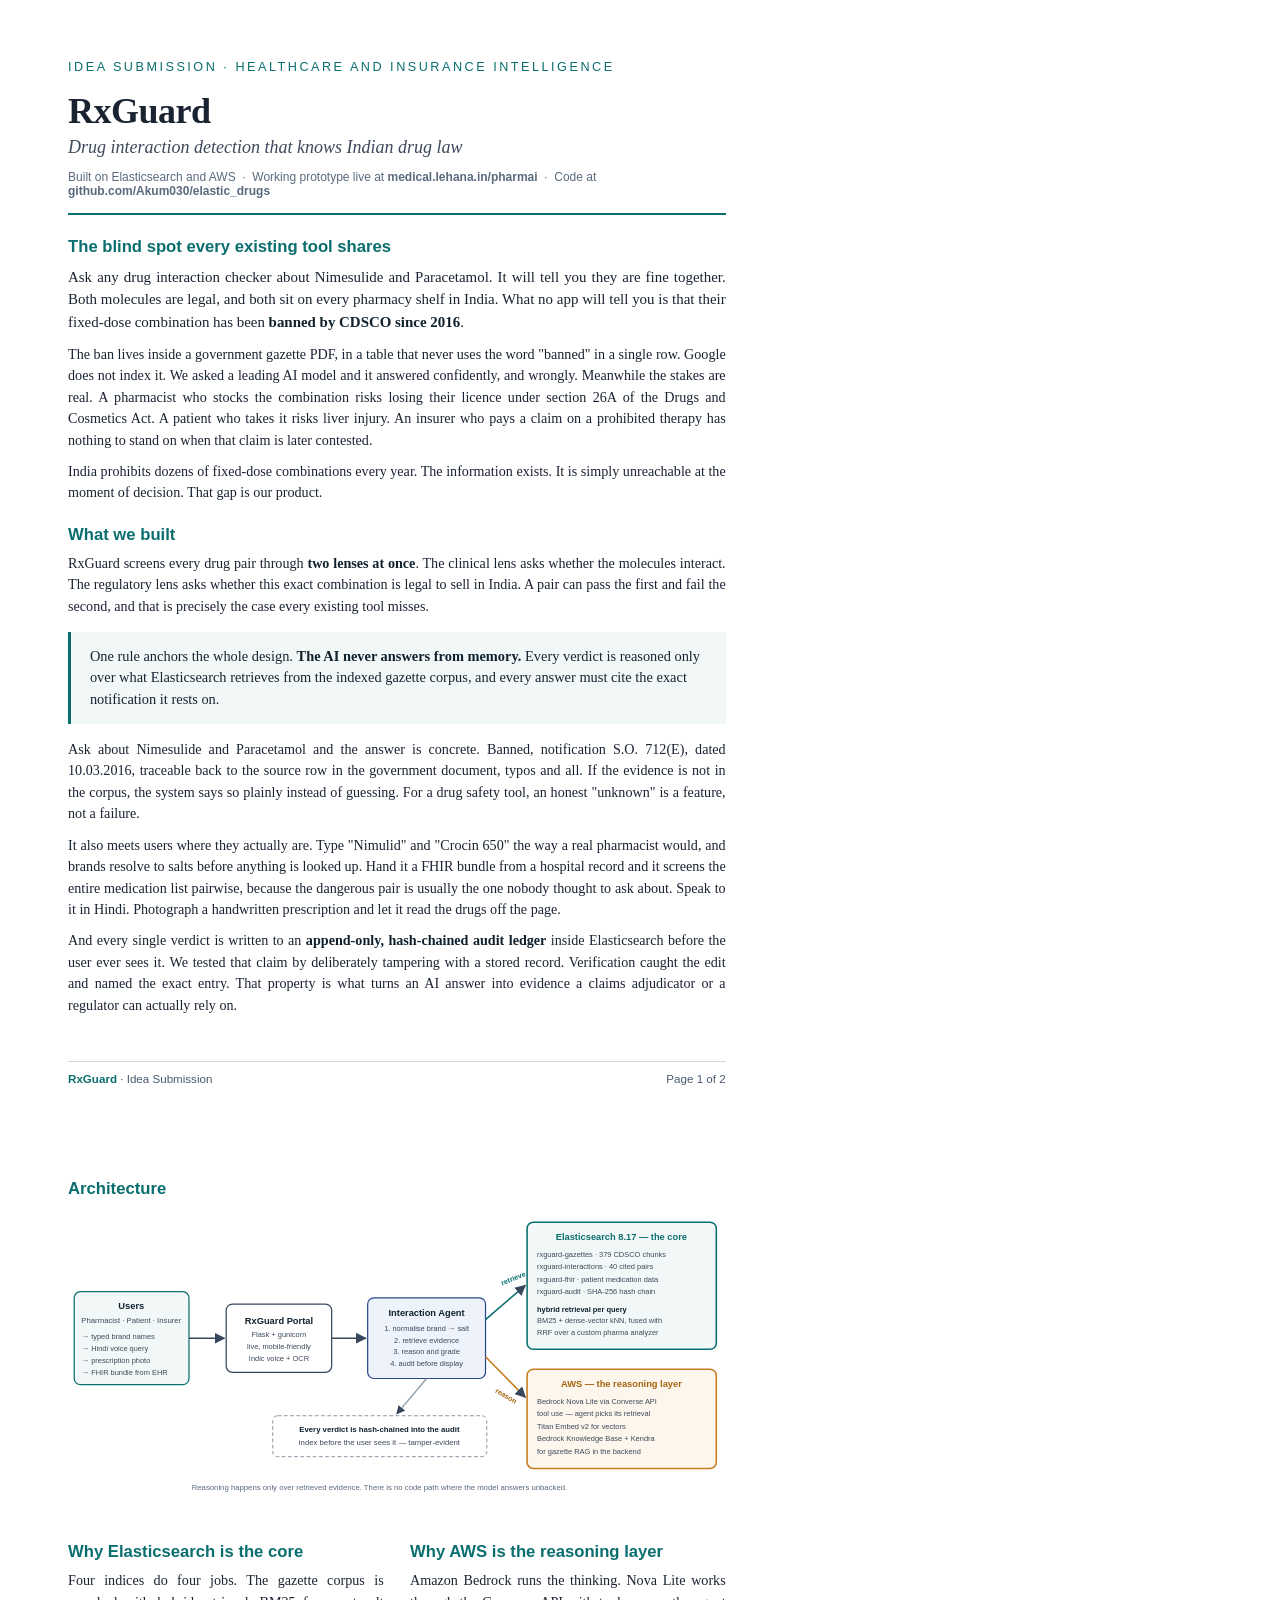
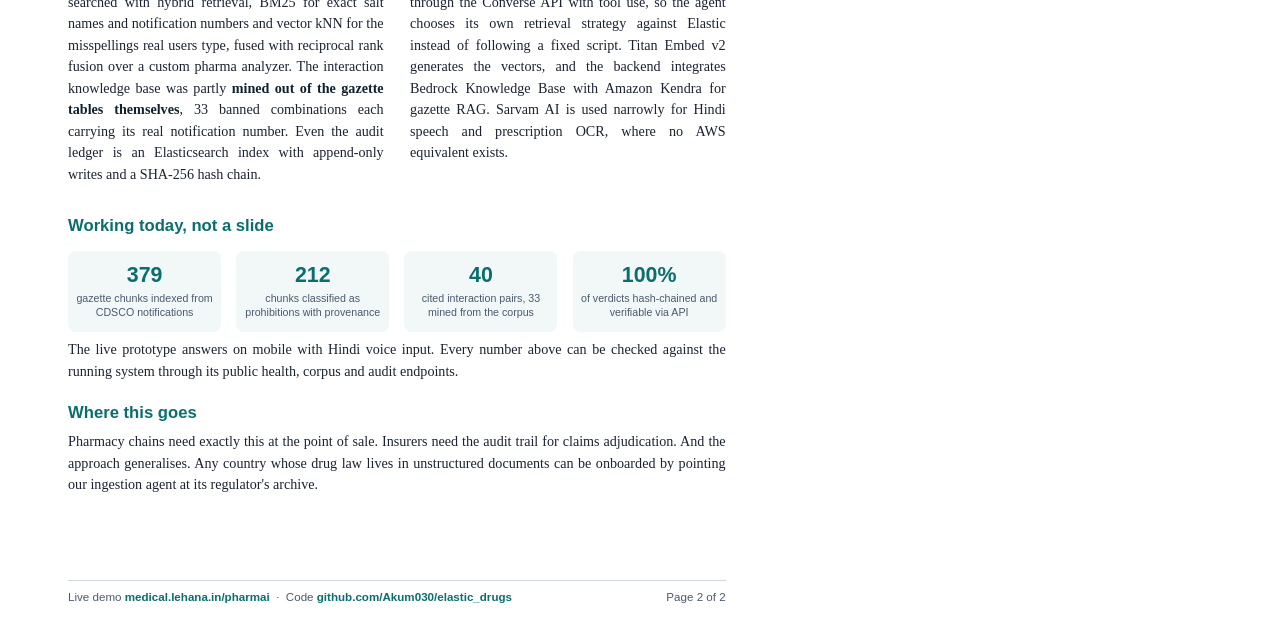
<file: docs/submission/RxGuard_Idea_Submission.html>
<!DOCTYPE html>
<html lang="en">
<head>
<meta charset="utf-8">
<title>RxGuard - Idea Submission</title>
<style>
  @page { size: A4; margin: 0; }
  * { margin: 0; padding: 0; box-sizing: border-box; }
  body {
    font-family: Georgia, 'Times New Roman', serif;
    color: #1a2332;
    background: #ffffff;
  }
  .page {
    width: 210mm;
    height: 296mm;
    padding: 16mm 18mm 14mm 18mm;
    page-break-after: always;
    position: relative;
    overflow: hidden;
  }
  .page:last-child { page-break-after: auto; }

  .kicker {
    font-family: Arial, Helvetica, sans-serif;
    font-size: 9.5pt;
    letter-spacing: 2.5px;
    text-transform: uppercase;
    color: #0b6e6e;
    margin-bottom: 4mm;
  }
  h1 {
    font-size: 27pt;
    font-weight: 700;
    letter-spacing: -0.5px;
    margin-bottom: 1.5mm;
  }
  .tagline {
    font-size: 13.5pt;
    color: #3d4a5c;
    font-style: italic;
    margin-bottom: 3mm;
  }
  .meta {
    font-family: Arial, Helvetica, sans-serif;
    font-size: 9pt;
    color: #5a6a7e;
    padding-bottom: 4mm;
    border-bottom: 2.5px solid #0b6e6e;
    margin-bottom: 6mm;
  }
  h2 {
    font-family: Arial, Helvetica, sans-serif;
    font-size: 12.5pt;
    font-weight: 700;
    color: #0b6e6e;
    margin: 5.5mm 0 2.2mm 0;
  }
  p {
    font-size: 10.6pt;
    line-height: 1.52;
    margin-bottom: 2.6mm;
    text-align: justify;
  }
  .lead { font-size: 11.2pt; }
  strong { color: #10212e; }
  .pullquote {
    margin: 4mm 0;
    padding: 3.5mm 5mm;
    background: #f2f8f7;
    border-left: 3.5px solid #0b6e6e;
    font-size: 10.8pt;
    line-height: 1.5;
  }
  .stats {
    display: flex;
    gap: 4mm;
    margin: 4mm 0 2mm 0;
  }
  .stat {
    flex: 1;
    text-align: center;
    padding: 3.2mm 1mm;
    background: #f2f8f7;
    border-radius: 2mm;
  }
  .stat b {
    display: block;
    font-family: Arial, Helvetica, sans-serif;
    font-size: 16pt;
    color: #0b6e6e;
  }
  .stat span {
    font-family: Arial, Helvetica, sans-serif;
    font-size: 8pt;
    color: #4a5a6e;
    line-height: 1.3;
    display: block;
    margin-top: 1mm;
  }
  .diagram-wrap { margin: 3mm 0 4mm 0; }
  .footer {
    position: absolute;
    bottom: 9mm;
    left: 18mm;
    right: 18mm;
    border-top: 1px solid #cfd8e0;
    padding-top: 2.5mm;
    font-family: Arial, Helvetica, sans-serif;
    font-size: 8.7pt;
    color: #4a5a6e;
    display: flex;
    justify-content: space-between;
  }
  .footer b { color: #0b6e6e; }
  .twocol { display: flex; gap: 7mm; }
  .twocol > div { flex: 1; }
</style>
</head>
<body>

<!-- ═══════════════════════════ PAGE 1 ═══════════════════════════ -->
<div class="page">
  <div class="kicker">Idea Submission · Healthcare and Insurance Intelligence</div>
  <h1>RxGuard</h1>
  <div class="tagline">Drug interaction detection that knows Indian drug law</div>
  <div class="meta">Built on Elasticsearch and AWS &nbsp;·&nbsp; Working prototype live at <b>medical.lehana.in/pharmai</b> &nbsp;·&nbsp; Code at <b>github.com/Akum030/elastic_drugs</b></div>

  <h2>The blind spot every existing tool shares</h2>
  <p class="lead">Ask any drug interaction checker about Nimesulide and Paracetamol. It will tell you they are fine together. Both molecules are legal, and both sit on every pharmacy shelf in India. What no app will tell you is that their fixed-dose combination has been <strong>banned by CDSCO since 2016</strong>.</p>
  <p>The ban lives inside a government gazette PDF, in a table that never uses the word "banned" in a single row. Google does not index it. We asked a leading AI model and it answered confidently, and wrongly. Meanwhile the stakes are real. A pharmacist who stocks the combination risks losing their licence under section 26A of the Drugs and Cosmetics Act. A patient who takes it risks liver injury. An insurer who pays a claim on a prohibited therapy has nothing to stand on when that claim is later contested.</p>
  <p>India prohibits dozens of fixed-dose combinations every year. The information exists. It is simply unreachable at the moment of decision. That gap is our product.</p>

  <h2>What we built</h2>
  <p>RxGuard screens every drug pair through <strong>two lenses at once</strong>. The clinical lens asks whether the molecules interact. The regulatory lens asks whether this exact combination is legal to sell in India. A pair can pass the first and fail the second, and that is precisely the case every existing tool misses.</p>
  <div class="pullquote">One rule anchors the whole design. <strong>The AI never answers from memory.</strong> Every verdict is reasoned only over what Elasticsearch retrieves from the indexed gazette corpus, and every answer must cite the exact notification it rests on.</div>
  <p>Ask about Nimesulide and Paracetamol and the answer is concrete. Banned, notification S.O. 712(E), dated 10.03.2016, traceable back to the source row in the government document, typos and all. If the evidence is not in the corpus, the system says so plainly instead of guessing. For a drug safety tool, an honest "unknown" is a feature, not a failure.</p>
  <p>It also meets users where they actually are. Type "Nimulid" and "Crocin 650" the way a real pharmacist would, and brands resolve to salts before anything is looked up. Hand it a FHIR bundle from a hospital record and it screens the entire medication list pairwise, because the dangerous pair is usually the one nobody thought to ask about. Speak to it in Hindi. Photograph a handwritten prescription and let it read the drugs off the page.</p>
  <p>And every single verdict is written to an <strong>append-only, hash-chained audit ledger</strong> inside Elasticsearch before the user ever sees it. We tested that claim by deliberately tampering with a stored record. Verification caught the edit and named the exact entry. That property is what turns an AI answer into evidence a claims adjudicator or a regulator can actually rely on.</p>

  <div class="footer">
    <span><b>RxGuard</b> · Idea Submission</span>
    <span>Page 1 of 2</span>
  </div>
</div>

<!-- ═══════════════════════════ PAGE 2 ═══════════════════════════ -->
<div class="page">
  <h2 style="margin-top:0">Architecture</h2>
  <div class="diagram-wrap">
  <svg viewBox="0 0 1060 470" width="100%" xmlns="http://www.w3.org/2000/svg" font-family="Arial, Helvetica, sans-serif">
    <defs>
      <marker id="arr" viewBox="0 0 10 10" refX="9" refY="5" markerWidth="7" markerHeight="7" orient="auto-start-reverse">
        <path d="M 0 0 L 10 5 L 0 10 z" fill="#37485c"/>
      </marker>
    </defs>

    <!-- Users -->
    <rect x="10" y="130" width="185" height="150" rx="10" fill="#f2f8f7" stroke="#0b6e6e" stroke-width="2"/>
    <text x="102" y="158" text-anchor="middle" font-size="15" font-weight="bold" fill="#10212e">Users</text>
    <text x="102" y="180" text-anchor="middle" font-size="12.5" fill="#3d4a5c">Pharmacist · Patient · Insurer</text>
    <text x="22" y="207" font-size="12" fill="#3d4a5c">→ typed brand names</text>
    <text x="22" y="226" font-size="12" fill="#3d4a5c">→ Hindi voice query</text>
    <text x="22" y="245" font-size="12" fill="#3d4a5c">→ prescription photo</text>
    <text x="22" y="264" font-size="12" fill="#3d4a5c">→ FHIR bundle from EHR</text>

    <!-- Portal -->
    <rect x="255" y="150" width="170" height="110" rx="10" fill="#ffffff" stroke="#37485c" stroke-width="2"/>
    <text x="340" y="182" text-anchor="middle" font-size="15" font-weight="bold" fill="#10212e">RxGuard Portal</text>
    <text x="340" y="203" text-anchor="middle" font-size="12" fill="#3d4a5c">Flask + gunicorn</text>
    <text x="340" y="222" text-anchor="middle" font-size="12" fill="#3d4a5c">live, mobile-friendly</text>
    <text x="340" y="241" text-anchor="middle" font-size="12" fill="#3d4a5c">Indic voice + OCR</text>

    <!-- Agent -->
    <rect x="483" y="140" width="190" height="130" rx="10" fill="#eef2fb" stroke="#2b4a8b" stroke-width="2"/>
    <text x="578" y="170" text-anchor="middle" font-size="15" font-weight="bold" fill="#10212e">Interaction Agent</text>
    <text x="578" y="193" text-anchor="middle" font-size="12" fill="#3d4a5c">1. normalise brand → salt</text>
    <text x="578" y="212" text-anchor="middle" font-size="12" fill="#3d4a5c">2. retrieve evidence</text>
    <text x="578" y="231" text-anchor="middle" font-size="12" fill="#3d4a5c">3. reason and grade</text>
    <text x="578" y="250" text-anchor="middle" font-size="12" fill="#3d4a5c">4. audit before display</text>

    <!-- Elasticsearch -->
    <rect x="740" y="18" width="305" height="205" rx="10" fill="#f2f8f7" stroke="#0b6e6e" stroke-width="2.5"/>
    <text x="892" y="46" text-anchor="middle" font-size="15" font-weight="bold" fill="#0b6e6e">Elasticsearch 8.17 — the core</text>
    <text x="756" y="74" font-size="12" fill="#3d4a5c">rxguard-gazettes · 379 CDSCO chunks</text>
    <text x="756" y="94" font-size="12" fill="#3d4a5c">rxguard-interactions · 40 cited pairs</text>
    <text x="756" y="114" font-size="12" fill="#3d4a5c">rxguard-fhir · patient medication data</text>
    <text x="756" y="134" font-size="12" fill="#3d4a5c">rxguard-audit · SHA-256 hash chain</text>
    <text x="756" y="162" font-size="12" font-weight="bold" fill="#10212e">hybrid retrieval per query</text>
    <text x="756" y="181" font-size="12" fill="#3d4a5c">BM25 + dense-vector kNN, fused with</text>
    <text x="756" y="200" font-size="12" fill="#3d4a5c">RRF over a custom pharma analyzer</text>

    <!-- AWS -->
    <rect x="740" y="255" width="305" height="160" rx="10" fill="#fdf6ec" stroke="#c77c1e" stroke-width="2.5"/>
    <text x="892" y="283" text-anchor="middle" font-size="15" font-weight="bold" fill="#a3630f">AWS — the reasoning layer</text>
    <text x="756" y="311" font-size="12" fill="#3d4a5c">Bedrock Nova Lite via Converse API</text>
    <text x="756" y="331" font-size="12" fill="#3d4a5c">tool use — agent picks its retrieval</text>
    <text x="756" y="351" font-size="12" fill="#3d4a5c">Titan Embed v2 for vectors</text>
    <text x="756" y="371" font-size="12" fill="#3d4a5c">Bedrock Knowledge Base + Kendra</text>
    <text x="756" y="391" font-size="12" fill="#3d4a5c">for gazette RAG in the backend</text>

    <!-- Arrows -->
    <line x1="195" y1="205" x2="252" y2="205" stroke="#37485c" stroke-width="2.5" marker-end="url(#arr)"/>
    <line x1="425" y1="205" x2="480" y2="205" stroke="#37485c" stroke-width="2.5" marker-end="url(#arr)"/>

    <line x1="673" y1="175" x2="737" y2="120" stroke="#0b6e6e" stroke-width="2.5" marker-end="url(#arr)"/>
    <text x="700" y="120" font-size="11.5" fill="#0b6e6e" font-weight="bold" transform="rotate(-22 700 120)">retrieve</text>

    <line x1="673" y1="235" x2="737" y2="300" stroke="#c77c1e" stroke-width="2.5" marker-end="url(#arr)"/>
    <text x="688" y="292" font-size="11.5" fill="#a3630f" font-weight="bold" transform="rotate(30 688 292)">reason</text>

    <!-- Audit note -->
    <rect x="330" y="330" width="345" height="66" rx="8" fill="#ffffff" stroke="#8a97a5" stroke-width="1.6" stroke-dasharray="6 4"/>
    <text x="502" y="357" text-anchor="middle" font-size="12.5" font-weight="bold" fill="#10212e">Every verdict is hash-chained into the audit</text>
    <text x="502" y="377" text-anchor="middle" font-size="12.5" fill="#3d4a5c">index before the user sees it — tamper-evident</text>
    <line x1="578" y1="270" x2="530" y2="327" stroke="#8a97a5" stroke-width="2" marker-end="url(#arr)"/>

    <text x="502" y="450" text-anchor="middle" font-size="12.5" fill="#5a6a7e">Reasoning happens only over retrieved evidence. There is no code path where the model answers unbacked.</text>
  </svg>
  </div>

  <div class="twocol">
    <div>
      <h2>Why Elasticsearch is the core</h2>
      <p>Four indices do four jobs. The gazette corpus is searched with hybrid retrieval, BM25 for exact salt names and notification numbers and vector kNN for the misspellings real users type, fused with reciprocal rank fusion over a custom pharma analyzer. The interaction knowledge base was partly <strong>mined out of the gazette tables themselves</strong>, 33 banned combinations each carrying its real notification number. Even the audit ledger is an Elasticsearch index with append-only writes and a SHA-256 hash chain.</p>
    </div>
    <div>
      <h2>Why AWS is the reasoning layer</h2>
      <p>Amazon Bedrock runs the thinking. Nova Lite works through the Converse API with tool use, so the agent chooses its own retrieval strategy against Elastic instead of following a fixed script. Titan Embed v2 generates the vectors, and the backend integrates Bedrock Knowledge Base with Amazon Kendra for gazette RAG. Sarvam AI is used narrowly for Hindi speech and prescription OCR, where no AWS equivalent exists.</p>
    </div>
  </div>

  <h2>Working today, not a slide</h2>
  <div class="stats">
    <div class="stat"><b>379</b><span>gazette chunks indexed from CDSCO notifications</span></div>
    <div class="stat"><b>212</b><span>chunks classified as prohibitions with provenance</span></div>
    <div class="stat"><b>40</b><span>cited interaction pairs, 33 mined from the corpus</span></div>
    <div class="stat"><b>100%</b><span>of verdicts hash-chained and verifiable via API</span></div>
  </div>
  <p>The live prototype answers on mobile with Hindi voice input. Every number above can be checked against the running system through its public health, corpus and audit endpoints.</p>

  <h2>Where this goes</h2>
  <p>Pharmacy chains need exactly this at the point of sale. Insurers need the audit trail for claims adjudication. And the approach generalises. Any country whose drug law lives in unstructured documents can be onboarded by pointing our ingestion agent at its regulator's archive.</p>

  <div class="footer">
    <span>Live demo <b>medical.lehana.in/pharmai</b> &nbsp;·&nbsp; Code <b>github.com/Akum030/elastic_drugs</b></span>
    <span>Page 2 of 2</span>
  </div>
</div>

</body>
</html>
</file>
